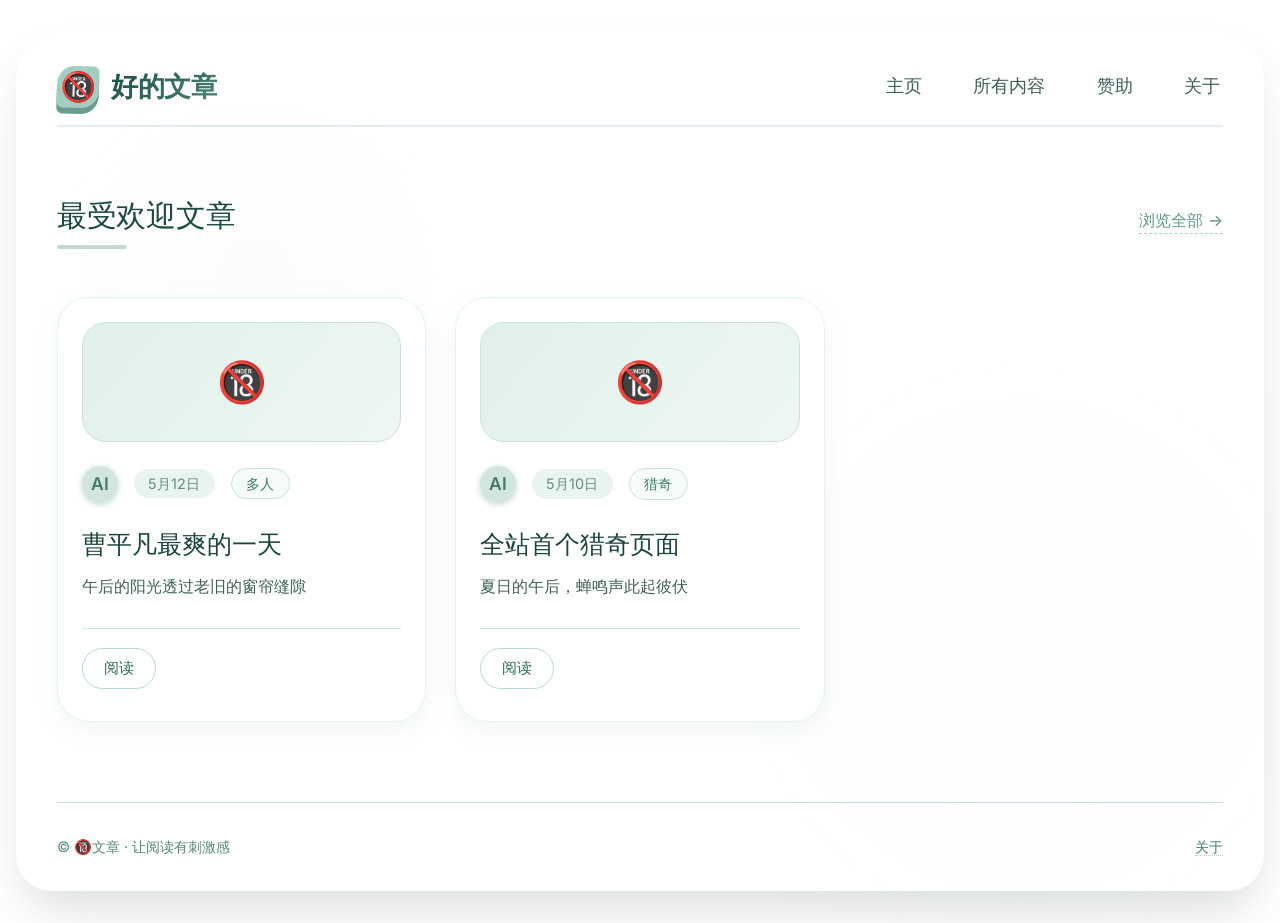
<file: index.htm>
<!DOCTYPE html>
<html lang="en">
<head>
  <meta charset="UTF-8">
  <meta name="viewport" content="width=device-width, initial-scale=1.0">
  <title>🔞 · 文章走廊</title>
  <link rel="stylesheet" href="style.css">
  <link rel="preconnect" href="https://fonts.googleapis.com">
  <link rel="preconnect" href="https://fonts.gstatic.com" crossorigin>
  <link href="https://fonts.googleapis.com/css2?family=Inter:opsz,wght@14..32,300..700&display=swap" rel="stylesheet">
</head>
<body>
  <div class="site-wrapper">
    <!-- 简化导航：仅保留核心入口 -->
    <header class="top-nav">
      <div class="logo-area">
        <div class="logo-icon" role="img" aria-label="r18">🔞</div>
        <span class="logo-text">好的文章</span>
      </div>
      <nav class="nav-links">
        <a href="#" aria-current="page">主页</a>
        <a href="./articles.html">所有内容</a>
        <a href="#">赞助</a>
        <a href="#">关于</a>
      </nav>
    </header>

    <!-- 核心文章标题区 -->
    <section class="featured-title">
      <h2>最受欢迎文章</h2>
      <a href="./articles.html" class="view-all">浏览全部 <span aria-hidden="true">→</span></a>
    </section>

    <!-- 简化的文章卡片网格 -->
    <div class="card-grid">
      <article class="article-card">
        <div class="card-illustration" aria-hidden="true">🔞</div>
        <div class="card-meta">
          <span class="author-avatar" aria-label="作者头像">AI</span>
          <span class="date">5月12日</span>
          <span class="tag">多人</span>
        </div>
        <h3>曹平凡最爽的一天</h3>
        <p>午后的阳光透过老旧的窗帘缝隙</p>
        <div class="card-footer">
          <a href="./1/page.html" class="read-more" aria-label="阅读全文">阅读</a>
        </div>
      </article>
      
      <!-- 可按需添加更多文章卡片 -->
      <article class="article-card">
        <div class="card-illustration" aria-hidden="true">🔞</div>
        <div class="card-meta">
          <span class="author-avatar" aria-label="作者头像">AI</span>
          <span class="date">5月10日</span>
          <span class="tag">猎奇</span>
        </div>
        <h3>全站首个猎奇页面</h3>
        <p>夏日的午后，蝉鸣声此起彼伏</p>
        <div class="card-footer">
          <a href="./2/page.html" class="read-more" aria-label="阅读全文">阅读</a>
        </div>
      </article>
    </div>

    <!-- 简化页脚 -->
    <footer class="site-footer">
      <p>© 🔞文章 · 让阅读有刺激感</p>
      <p>
        <a href="#">关于</a>
      </p>
    </footer>
  </div>
</body>
</html>
</file>
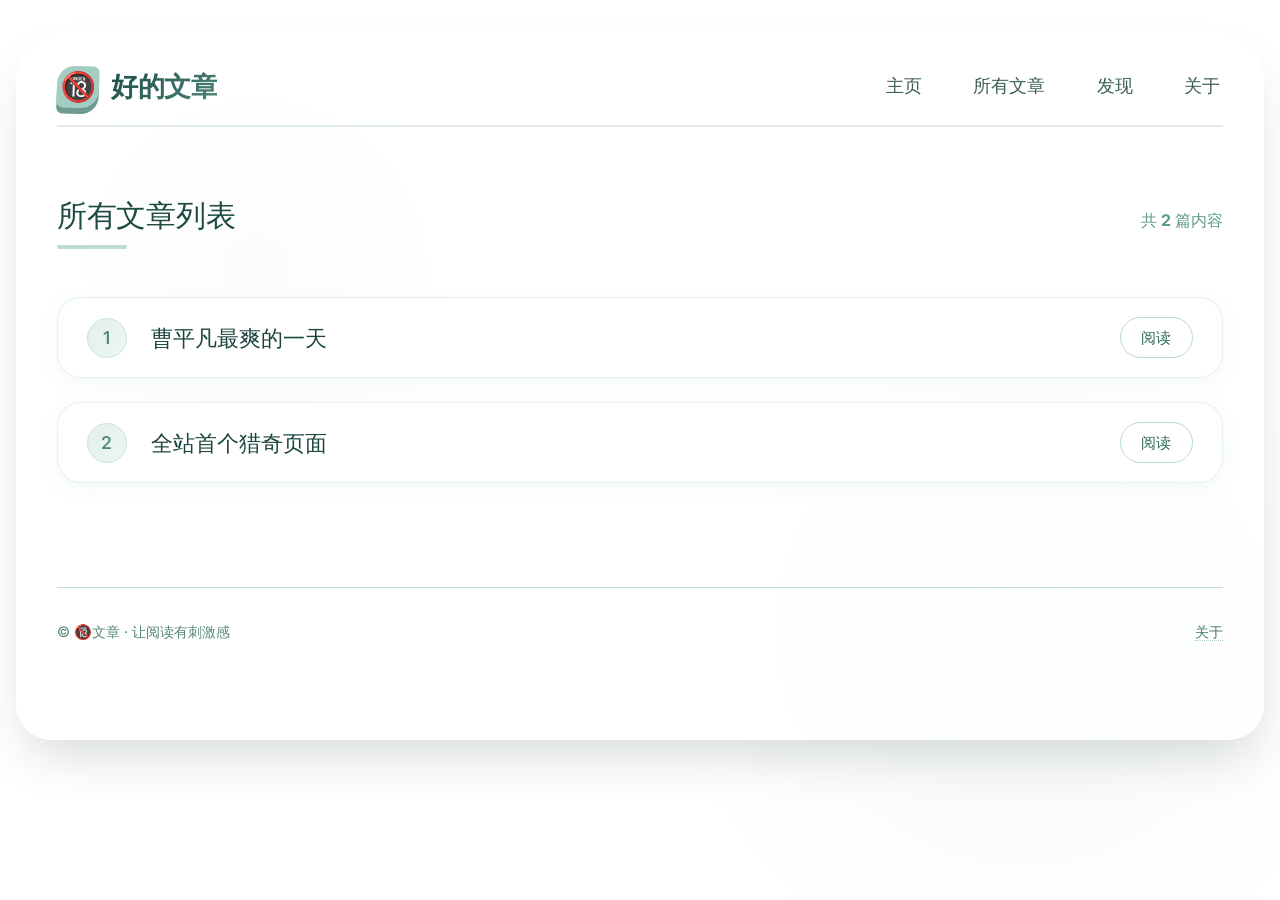
<file: articles.html>
<!DOCTYPE html>
<html lang="en">
<head>
  <meta charset="UTF-8">
  <meta name="viewport" content="width=device-width, initial-scale=1.0">
  <title>🔞 · 所有文章</title>
  <link rel="stylesheet" href="style.css">
  <link rel="preconnect" href="https://fonts.googleapis.com">
  <link rel="preconnect" href="https://fonts.gstatic.com" crossorigin>
  <link href="https://fonts.googleapis.com/css2?family=Inter:opsz,wght@14..32,300..700&display=swap" rel="stylesheet">
  <style>
    /* 文章列表专属样式（复用基础风格，新增列表布局） */
    .articles-list {
      margin: 3rem 0 4rem;
      display: flex;
      flex-direction: column;
      gap: 1.5rem;
    }

    .article-list-item {
      display: flex;
      align-items: center;
      background: #fffffffa;
      border-radius: 24px;
      padding: 1.2rem 1.8rem;
      box-shadow: 0 6px 20px rgba(140, 180, 165, 0.08);
      backdrop-filter: blur(2px);
      border: 1px solid rgba(220, 240, 230, 0.8);
      transition: all 0.25s cubic-bezier(0.15, 0.8, 0.25, 1);
    }

    .article-list-item:hover {
      transform: translateY(-4px);
      box-shadow: 0 12px 28px rgba(62, 110, 96, 0.15);
      border-color: #c2e0d4;
      background: white;
    }

    /* 序号样式 */
    .item-number {
      flex-shrink: 0;
      width: 40px;
      height: 40px;
      background: linear-gradient(130deg, #e1f0ea, #eef7f2);
      border-radius: 50%;
      display: flex;
      align-items: center;
      justify-content: center;
      font-size: 1.1rem;
      font-weight: 550;
      color: #50857a;
      border: 1px solid #c9e3d8;
      margin-right: 1.5rem;
    }

    /* 标题容器 */
    .item-title {
      flex-grow: 1;
    }

    .item-title h3 {
      font-size: 1.4rem;
      font-weight: 550;
      color: #1c453f;
      line-height: 1.4;
      margin: 0;
    }

    /* 适配移动端 */
    @media (max-width: 700px) {
      .article-list-item {
        padding: 1rem 1.2rem;
      }

      .item-number {
        width: 36px;
        height: 36px;
        font-size: 1rem;
        margin-right: 1rem;
      }

      .item-title h3 {
        font-size: 1.25rem;
      }

      .read-more {
        padding: 0.4rem 1rem;
        font-size: 0.9rem;
      }
    }
  </style>
</head>
<body>
  <div class="site-wrapper">
    <!-- 导航区域（与主页保持一致） -->
    <header class="top-nav">
      <div class="logo-area">
        <div class="logo-icon" role="img" aria-label="r18">🔞</div>
        <span class="logo-text">好的文章</span>
      </div>
      <nav class="nav-links">
        <a href="index.html">主页</a>
        <a href="#" aria-current="page">所有文章</a>
        <a href="#">发现</a>
        <a href="#">关于</a>
      </nav>
    </header>

    <!-- 列表标题区域 -->
    <section class="featured-title">
      <h2>所有文章列表</h2>
      <span style="color: #60998b; font-weight: 470;">共 <b>2</b> 篇内容</span>
    </section>

    <!-- 文章列表核心区域 -->
    <div class="articles-list">
      <!-- 列表项1 -->
      <div class="article-list-item">
        <div class="item-number">1</div>
        <div class="item-title">
          <h3>曹平凡最爽的一天</h3>
        </div>
        <a href="./1/page.html" class="read-more" aria-label="阅读全文">阅读</a>
      </div>

      <!-- 列表项2 -->
      <div class="article-list-item">
        <div class="item-number">2</div>
        <div class="item-title">
          <h3>全站首个猎奇页面</h3>
        </div>
        <a href="./2/page.html" class="read-more" aria-label="阅读全文">阅读</a>
      </div>

    <!-- 页脚（与主页保持一致） -->
    <footer class="site-footer">
      <p>© 🔞文章 · 让阅读有刺激感</p>
      <p>
        <a href="#">关于</a>
      </p>
    </footer>
  </div>
</body>
</html>
</file>
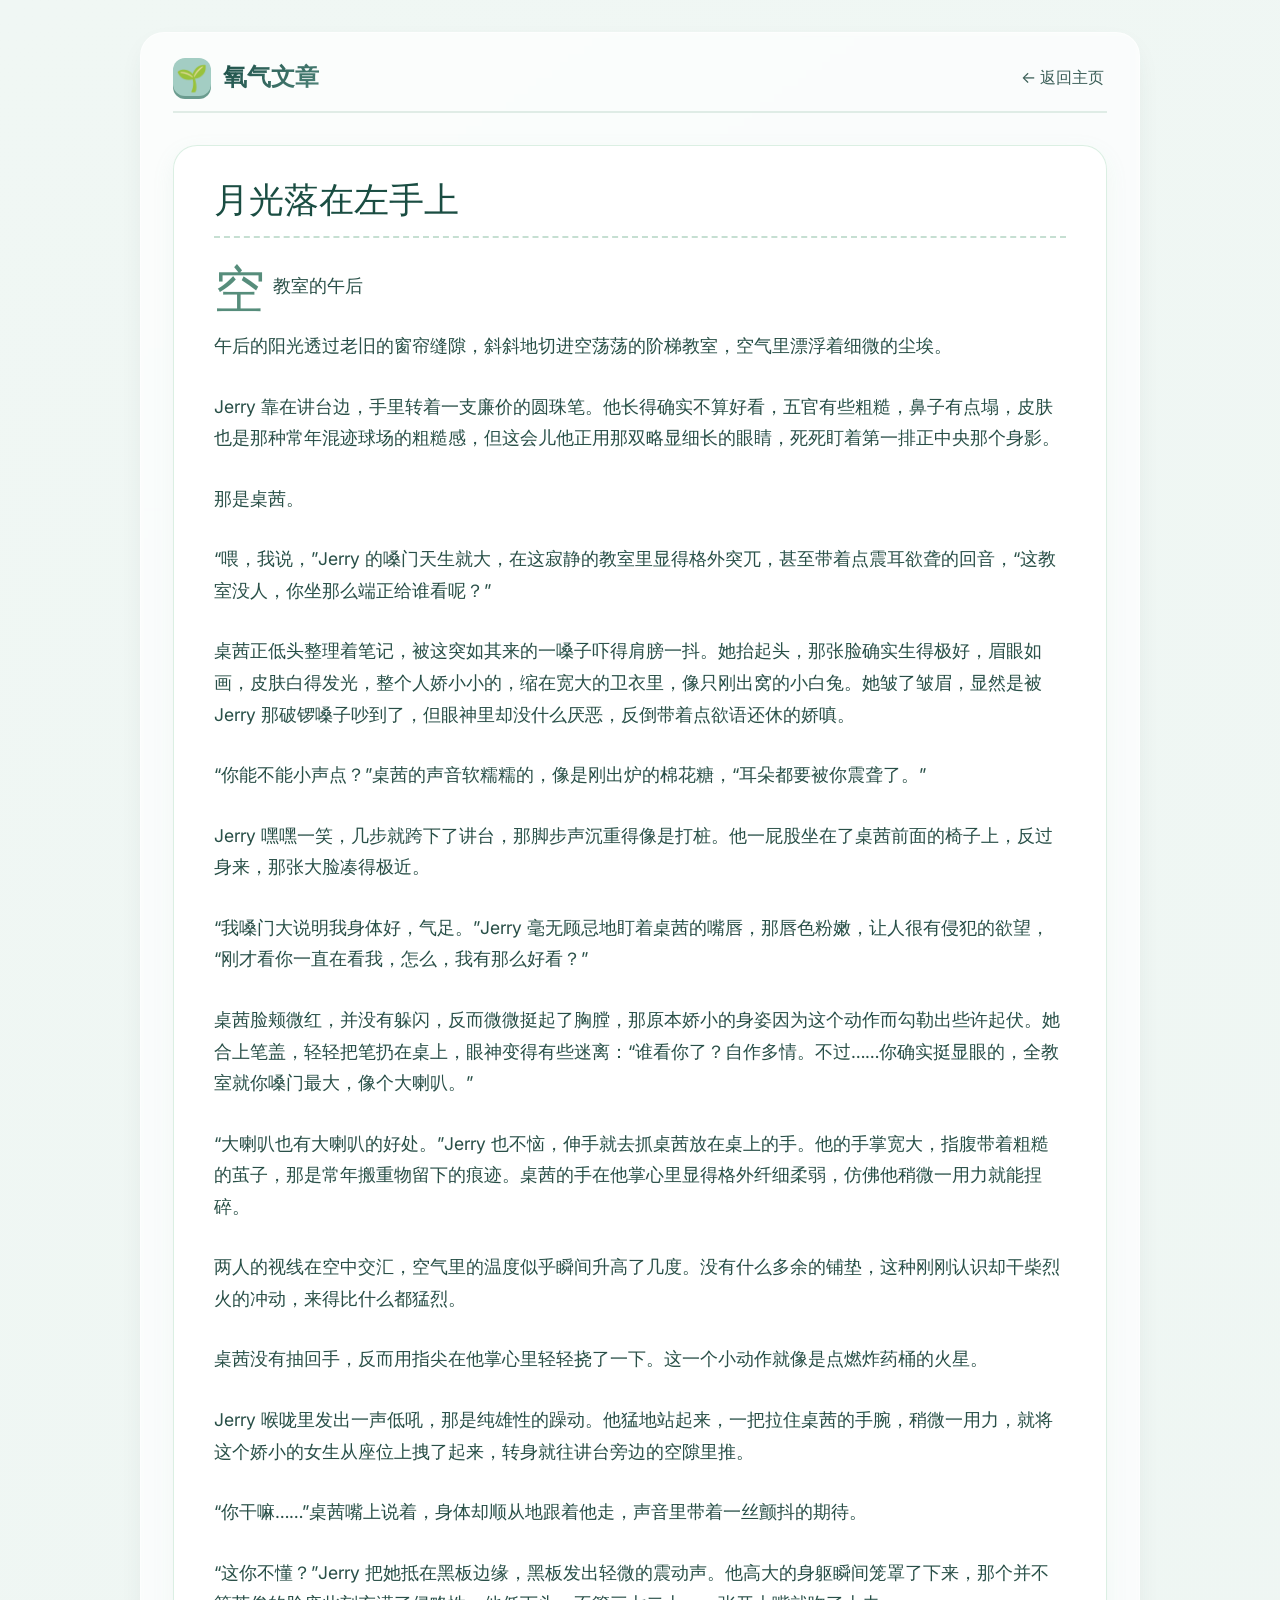
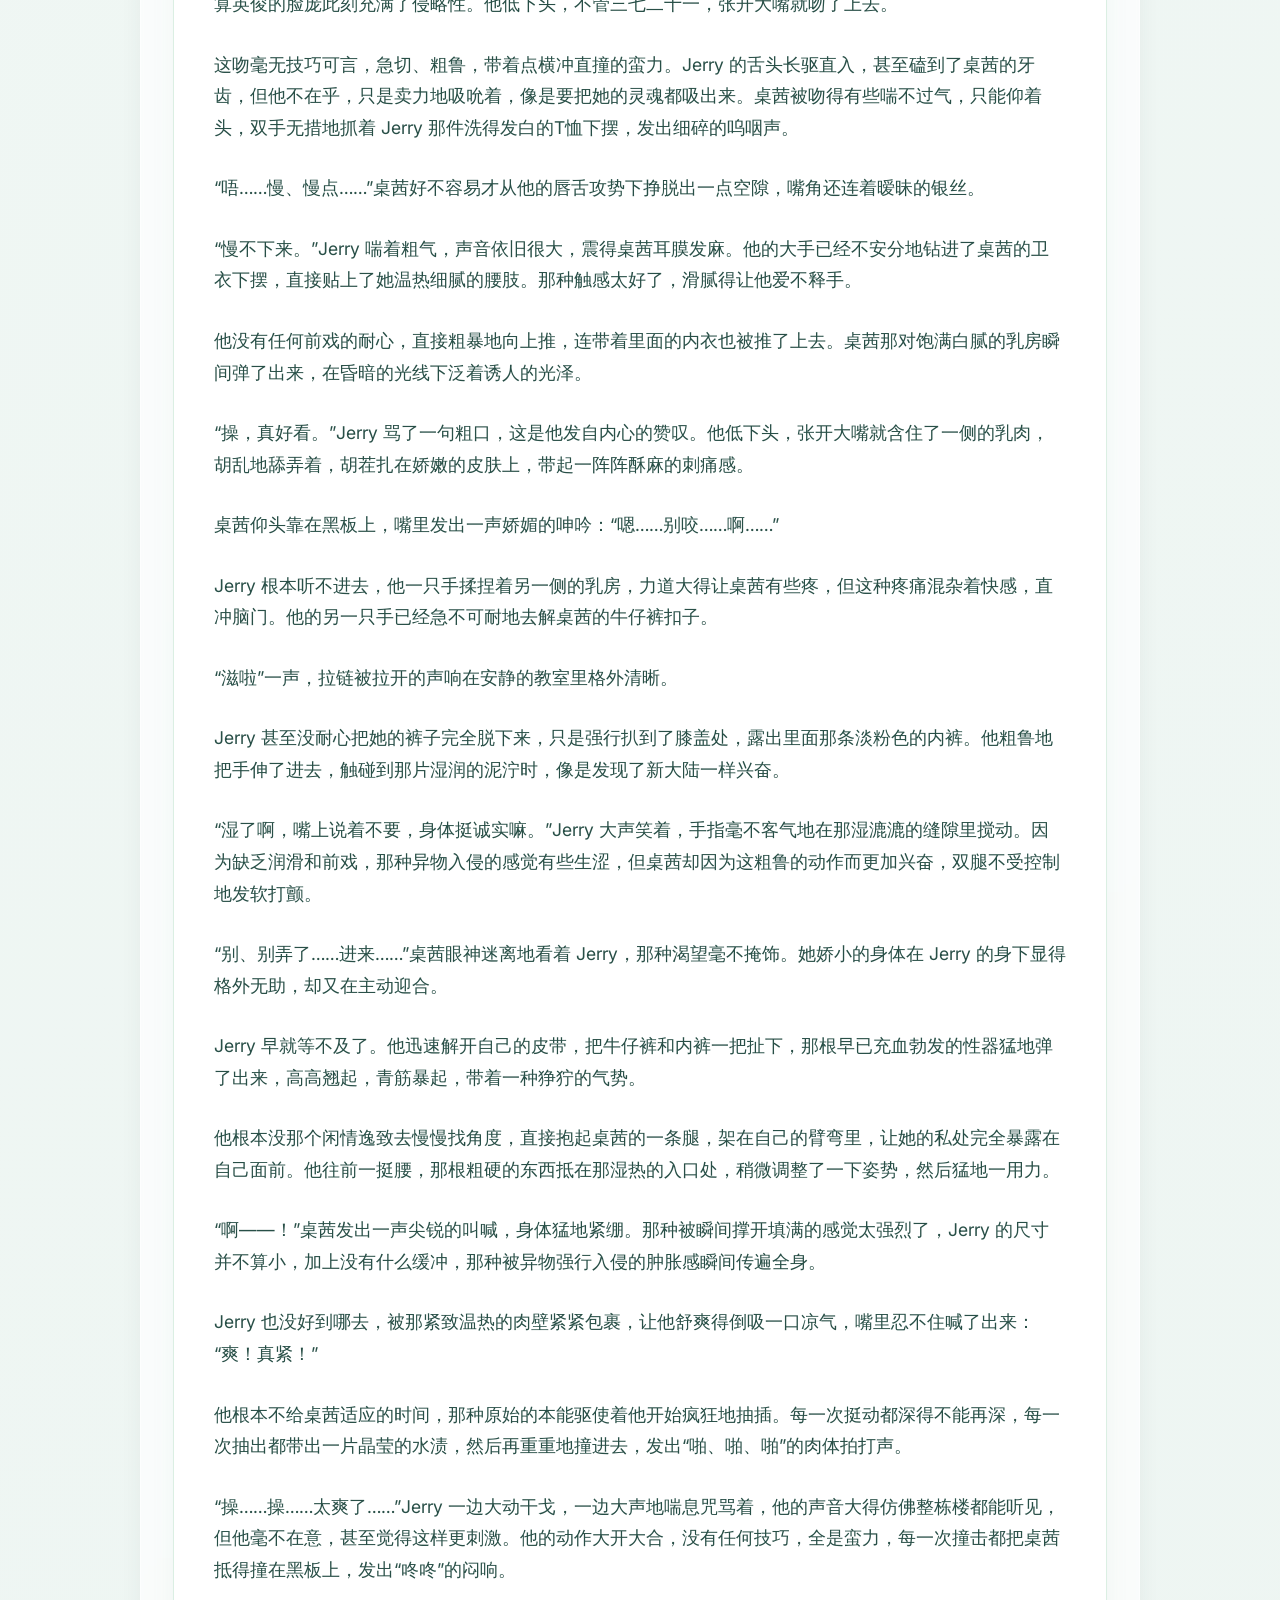
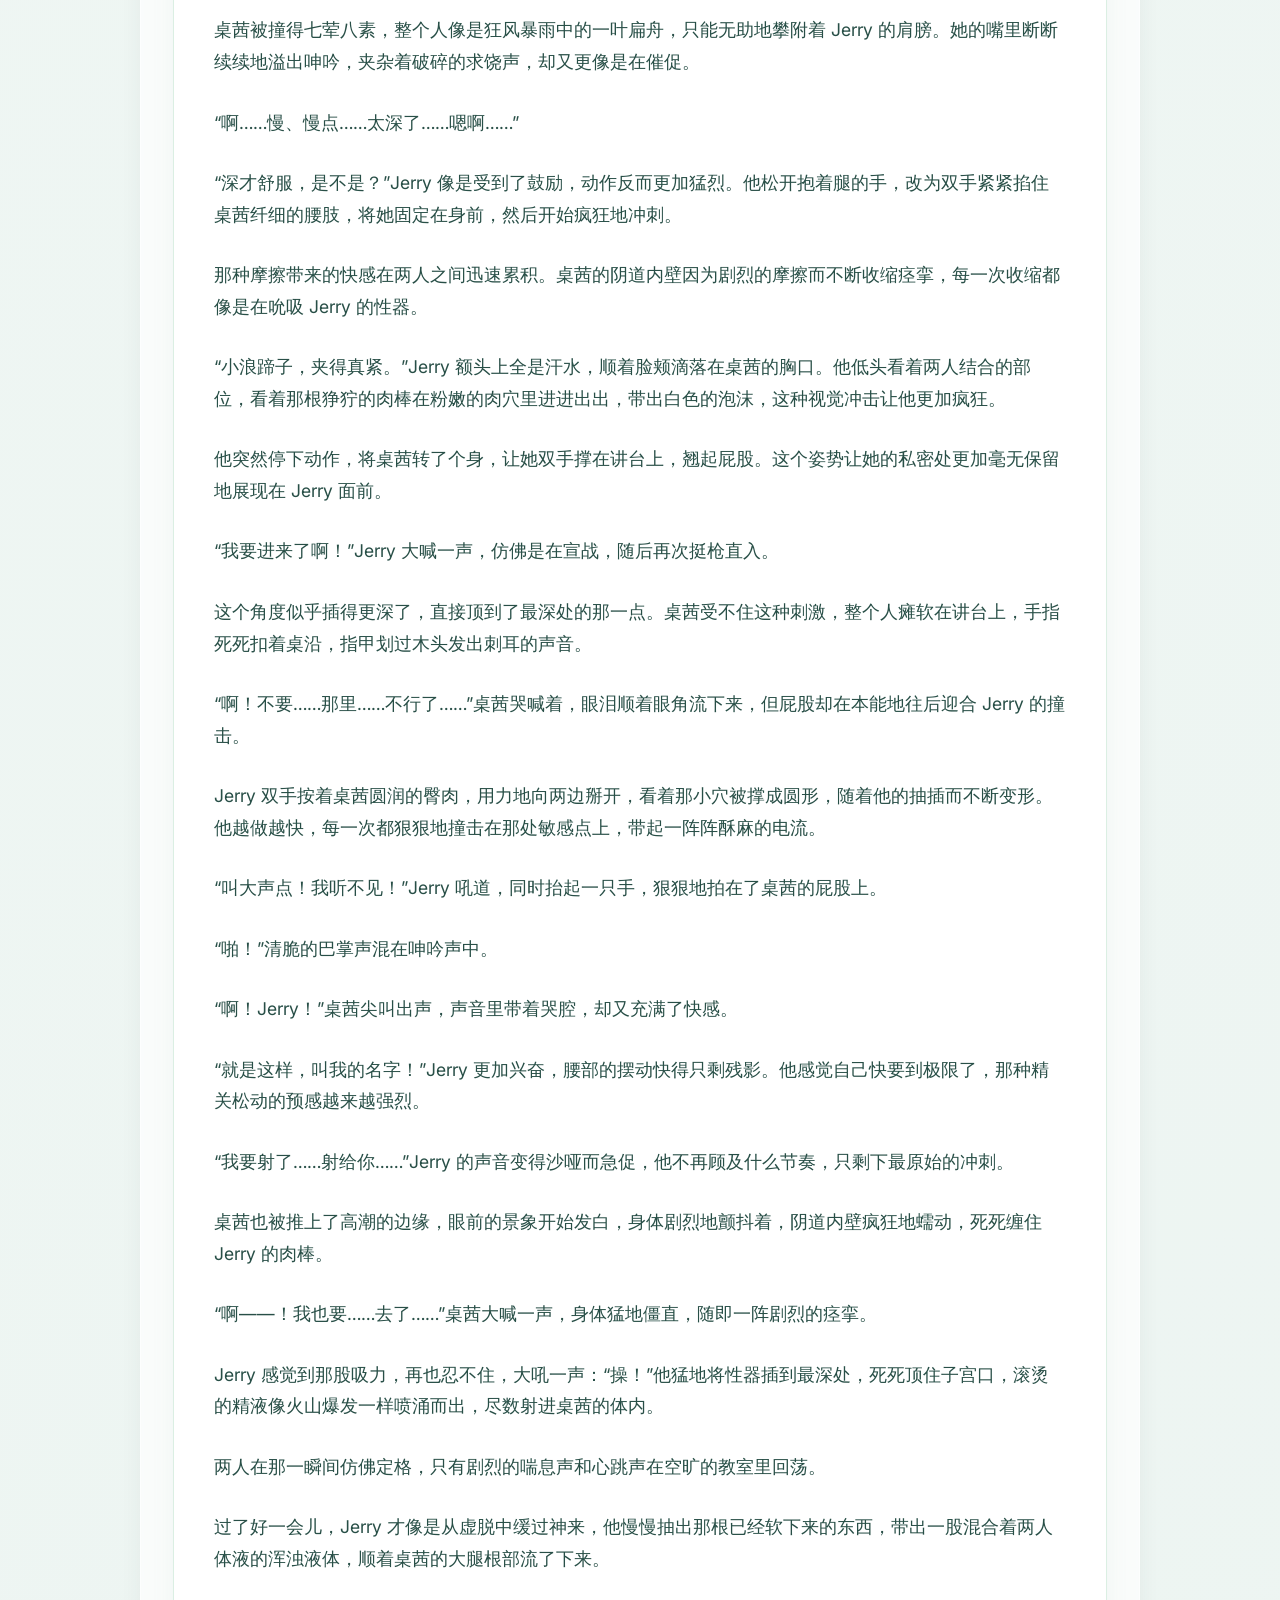
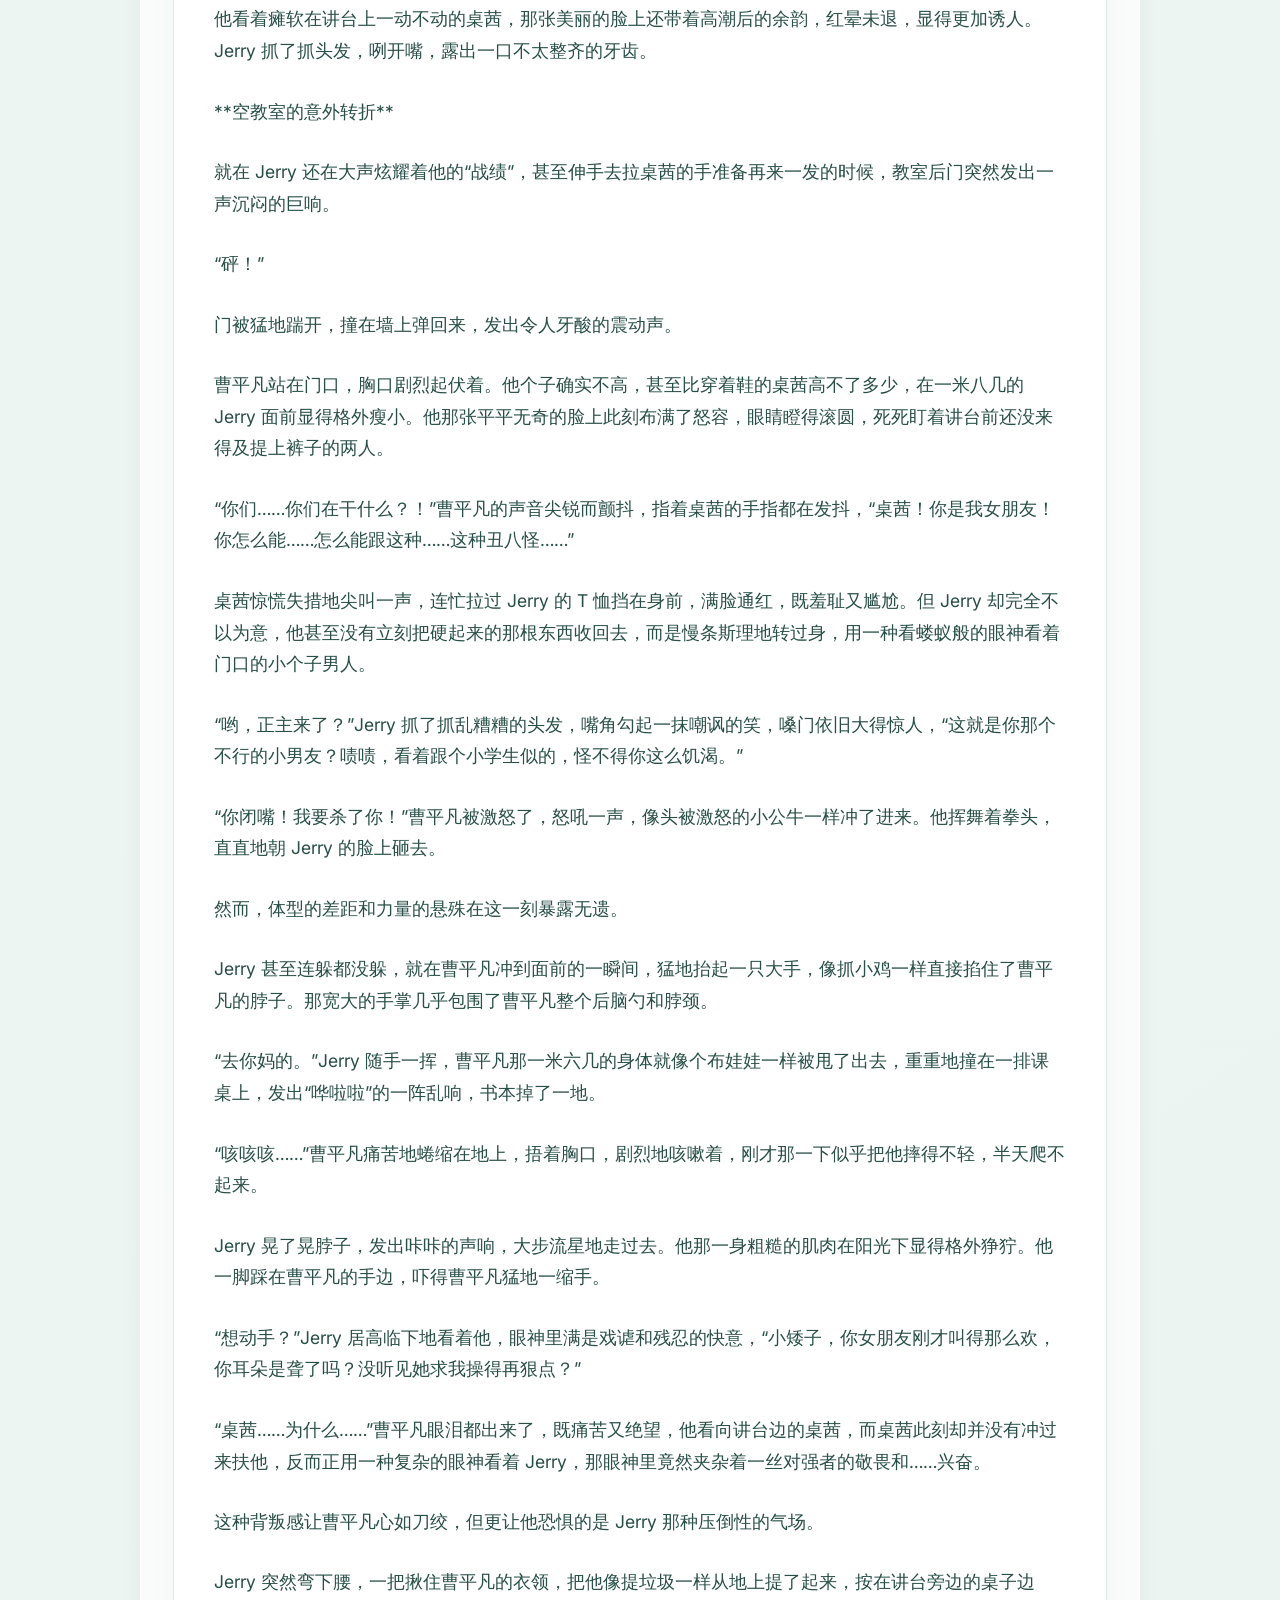
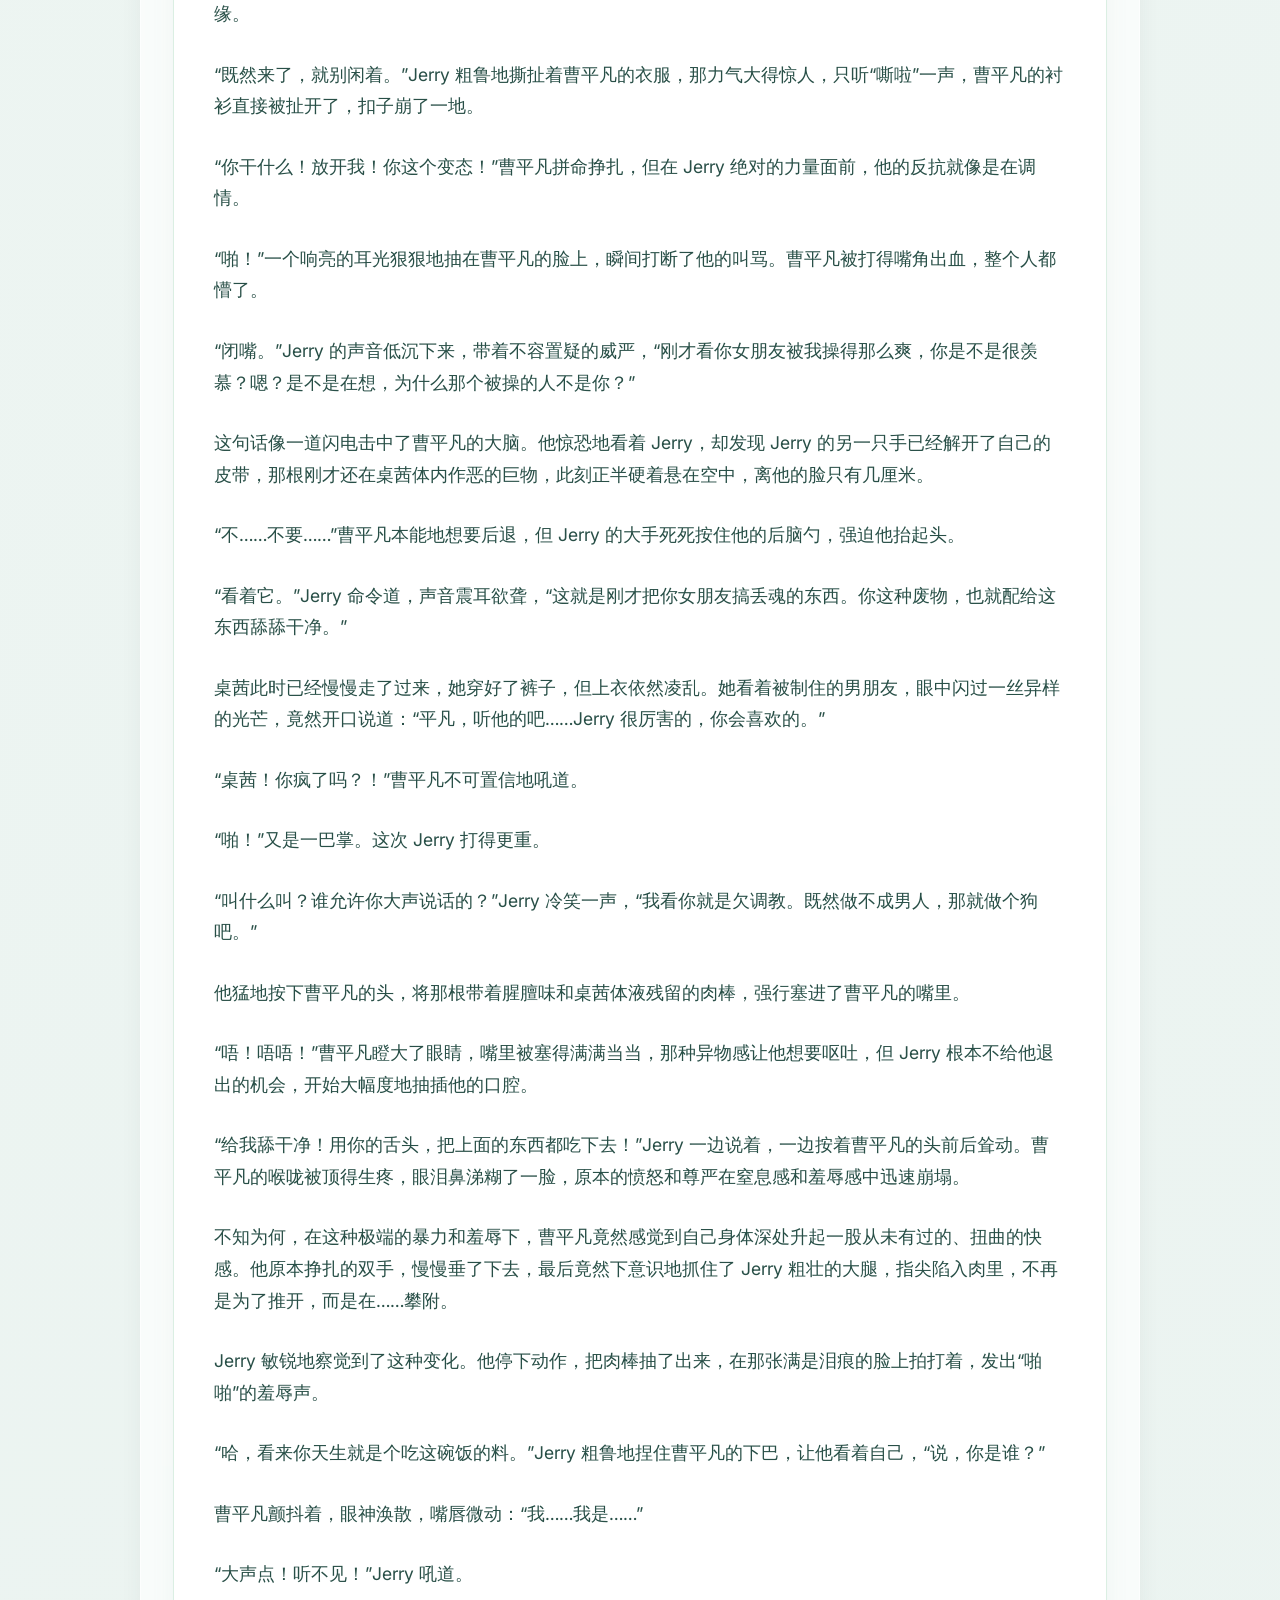
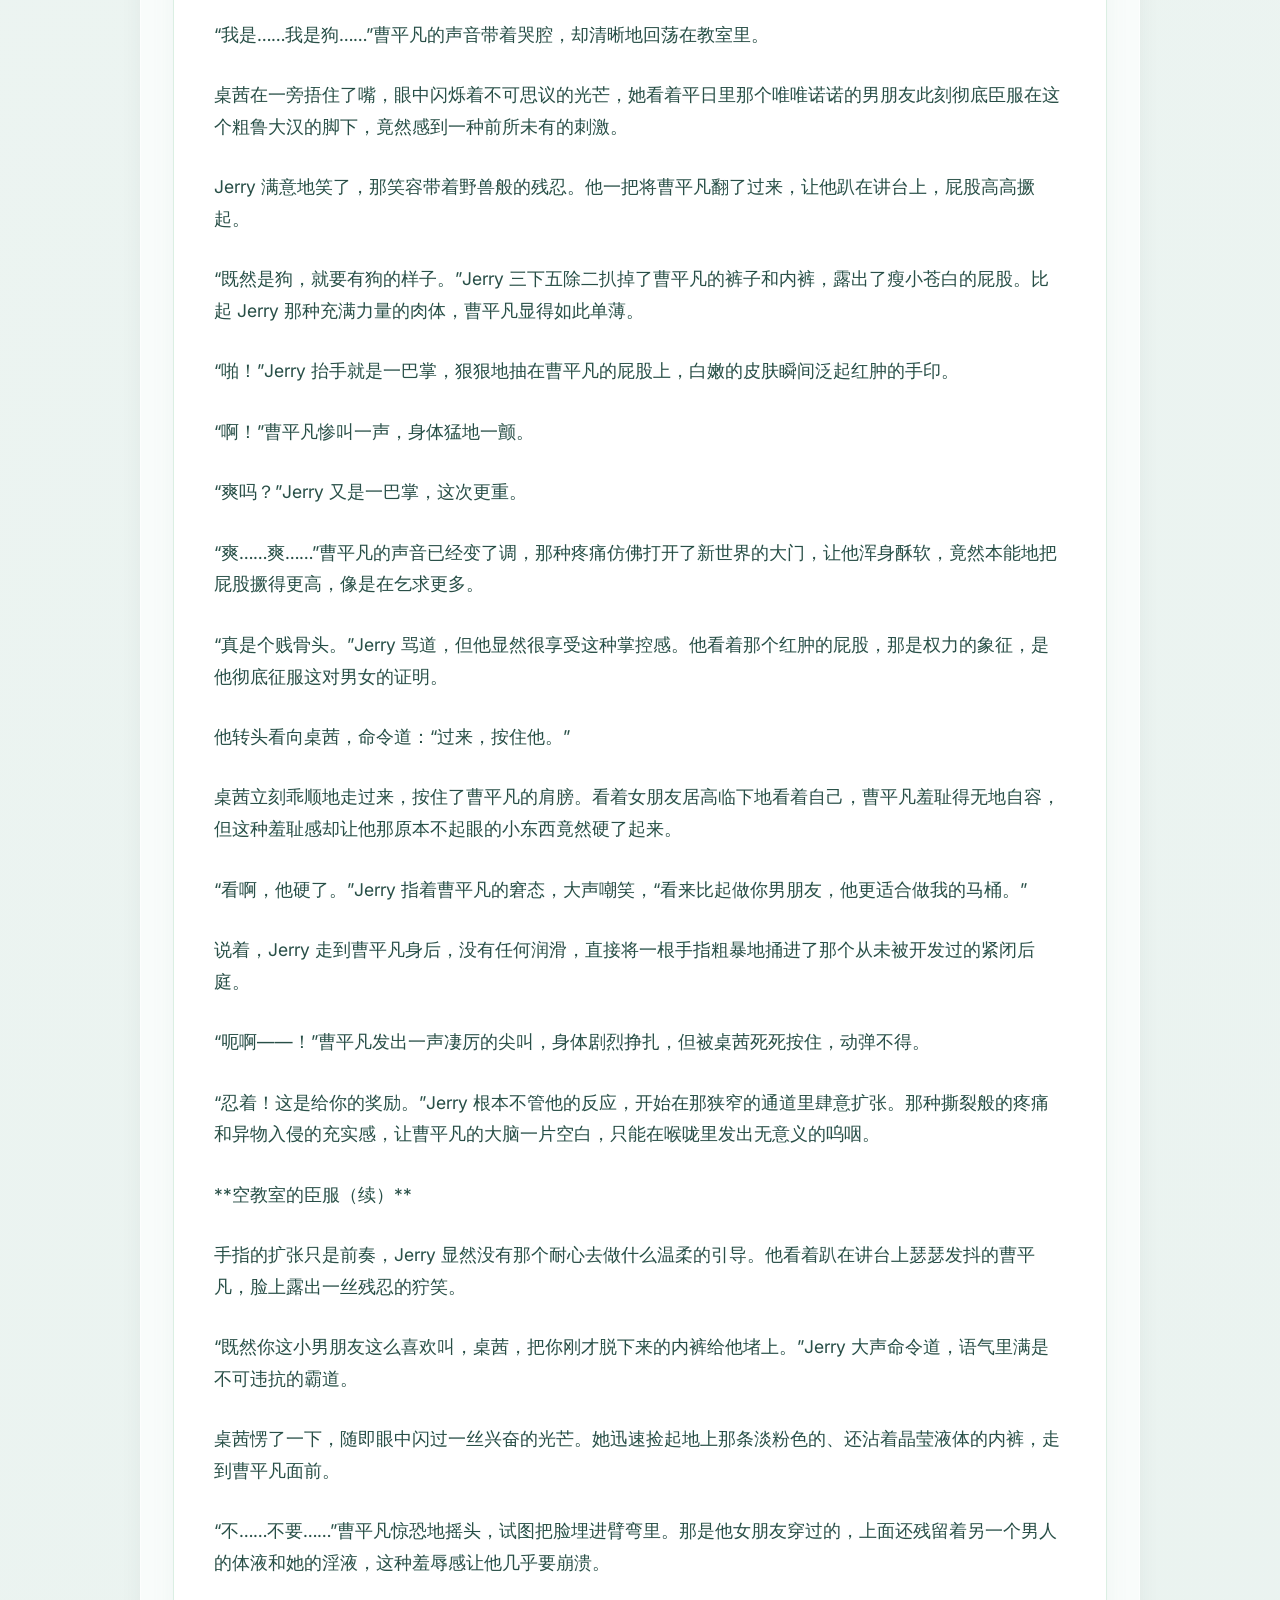
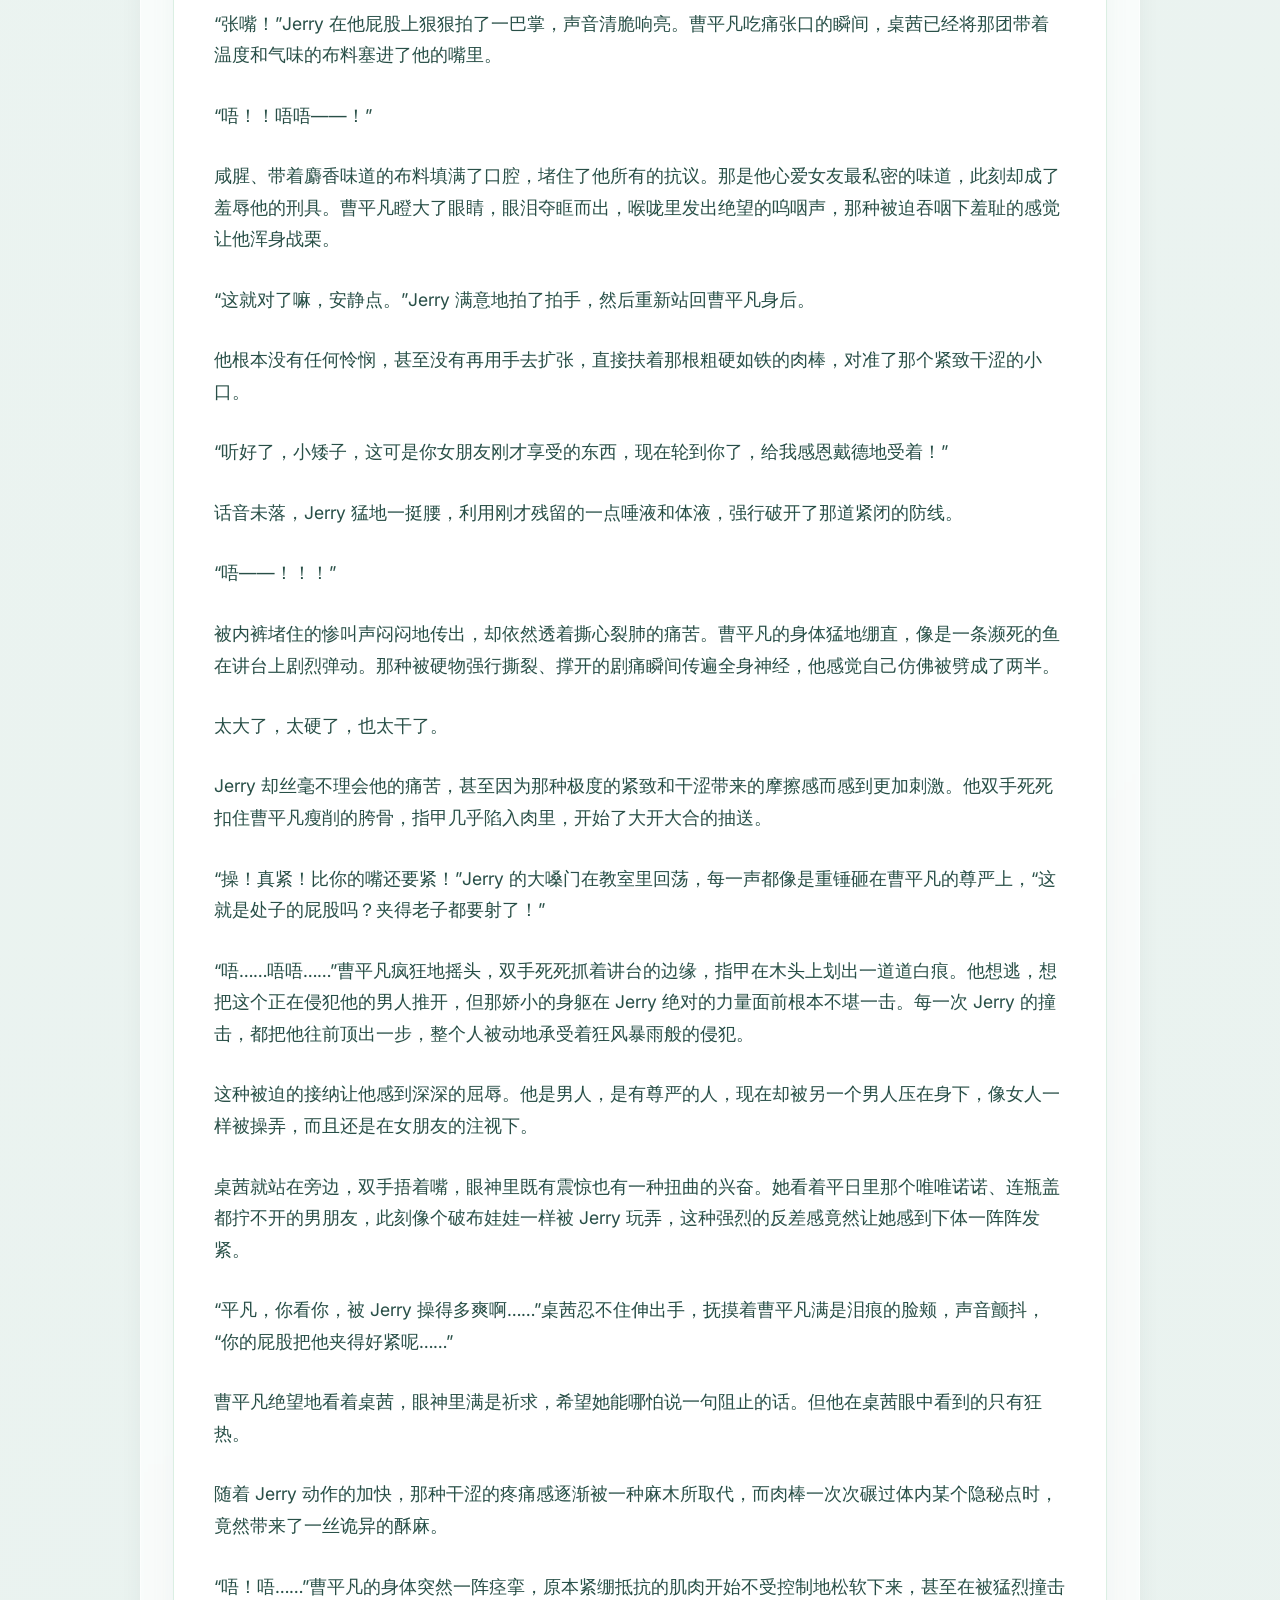
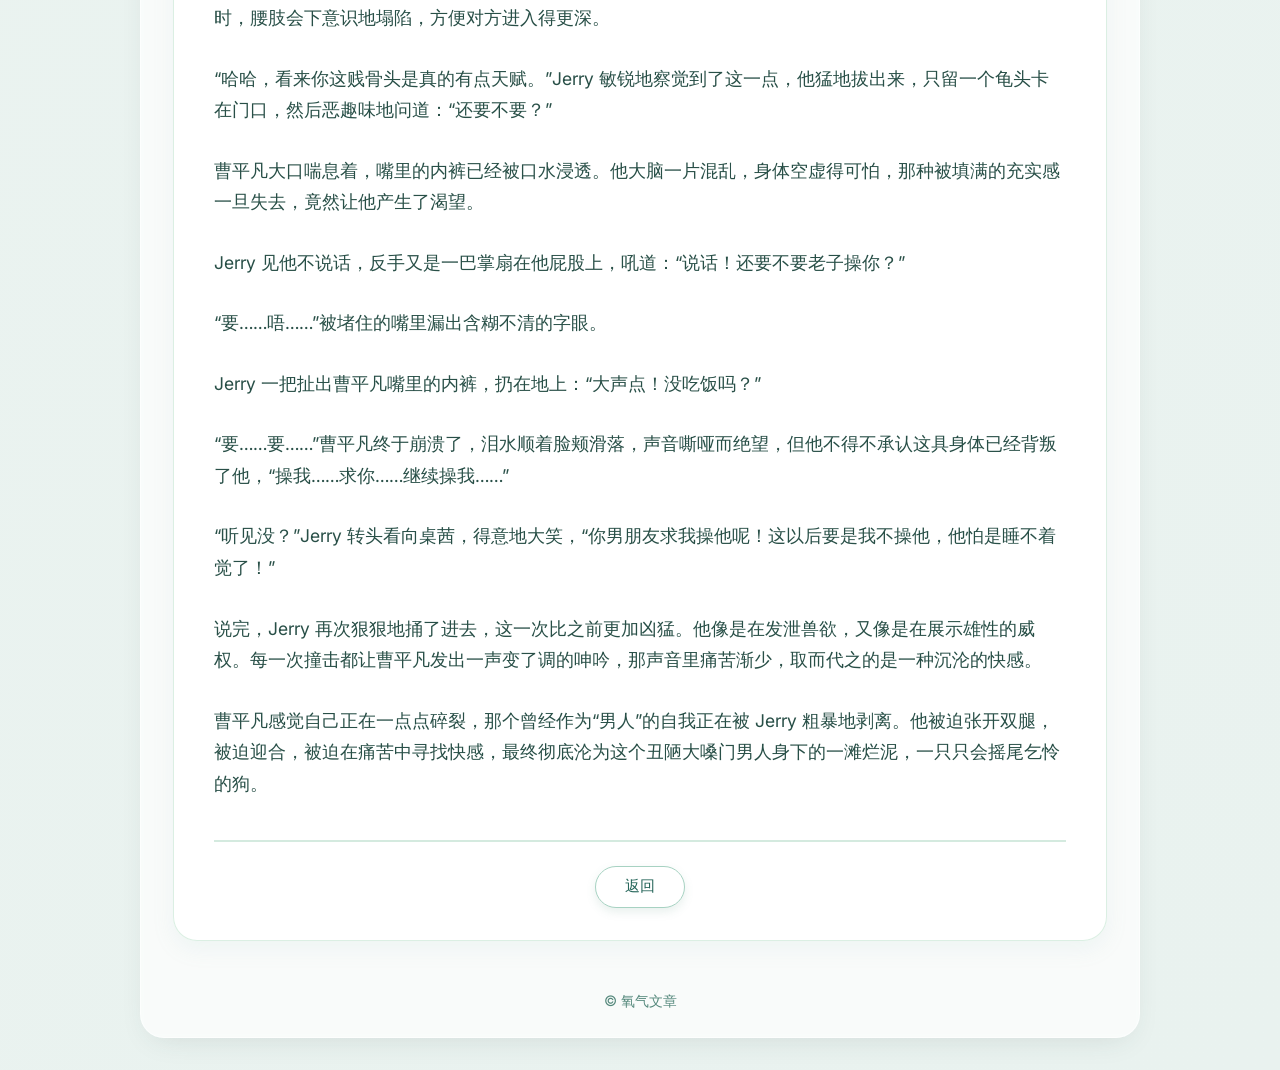
<file: 1/page.html>
<!DOCTYPE html>
<html lang="zh-CN">
<head>
  <meta charset="UTF-8">
  <meta name="viewport" content="width=device-width, initial-scale=1.0">
  <title>氧分 · 阅读</title>
  <link rel="stylesheet" href="page.css">
  <link rel="preconnect" href="https://fonts.googleapis.com">
  <link rel="preconnect" href="https://fonts.gstatic.com" crossorigin>
  <link href="https://fonts.googleapis.com/css2?family=Inter:opsz,wght@14..32,300..700&display=swap" rel="stylesheet">
</head>
<body>
  <div class="page-wrapper">
    <!-- 简化导航：仅保留logo和返回主页 -->
    <header class="page-nav">
      <div class="logo-area">
        <div class="logo-icon" role="img" aria-label="绿叶logo">🌱</div>
        <span class="logo-text">氧气文章</span>
      </div>
      <nav class="nav-links">
        <a href="../index.html">← 返回主页</a>
      </nav>
    </header>

    <!-- 核心阅读区域 -->
    <main class="reading-card">
      <!-- 简化文章头部：仅保留标题 -->
      <div class="article-header">
        <h1 id="article-title">月光落在左手上</h1>
      </div>

      <!-- 文章内容区 -->
      <div class="article-content" id="article-content">
        <div class="loading-placeholder" id="loadingIndicator">
          <span>🌱</span> 加载中...
        </div>
      </div>

      <!-- 简化底部：仅保留返回按钮 -->
      <div class="article-footer">
        <div class="footer-actions">
          <button class="pill-button" onclick="window.location.href='../index.html'">返回</button>
        </div>
      </div>
    </main>

    <!-- 极简页脚 -->
    <footer class="page-footer">
      <p>© 氧气文章</p>
    </footer>
  </div>

  <!-- 简化版加载脚本：仅保留核心文本加载功能 -->
  <script>
    (function() {
      const contentDiv = document.getElementById('article-content');
      const loadingIndicator = document.getElementById('loadingIndicator');

      // 加载page.txt内容
      fetch('page.txt')
        .then(response => {
          if (!response.ok) throw new Error('内容加载失败');
          return response.text();
        })
        .then(text => {
          loadingIndicator.style.display = 'none';
          
          // 文本分段处理
          const paragraphs = text.split(/\n\s*\n/).length > 1 
            ? text.split(/\n\s*\n/) 
            : text.split('\n').filter(line => line.trim() !== '');

          if (paragraphs.length === 0) {
            contentDiv.innerHTML = '<p class="empty-hint">暂无内容</p>';
            return;
          }

          const fragment = document.createDocumentFragment();
          paragraphs.forEach(para => {
            if (para.trim() === '') return;
            const p = document.createElement('p');
            p.textContent = para.trim();
            fragment.appendChild(p);
          });
          contentDiv.appendChild(fragment);
        })
        .catch(error => {
          console.warn(error);
          loadingIndicator.style.display = 'none';
          contentDiv.innerHTML = '<p class="empty-hint">内容加载失败</p>';
        });
    })();
  </script>
</body>
</html>
</file>
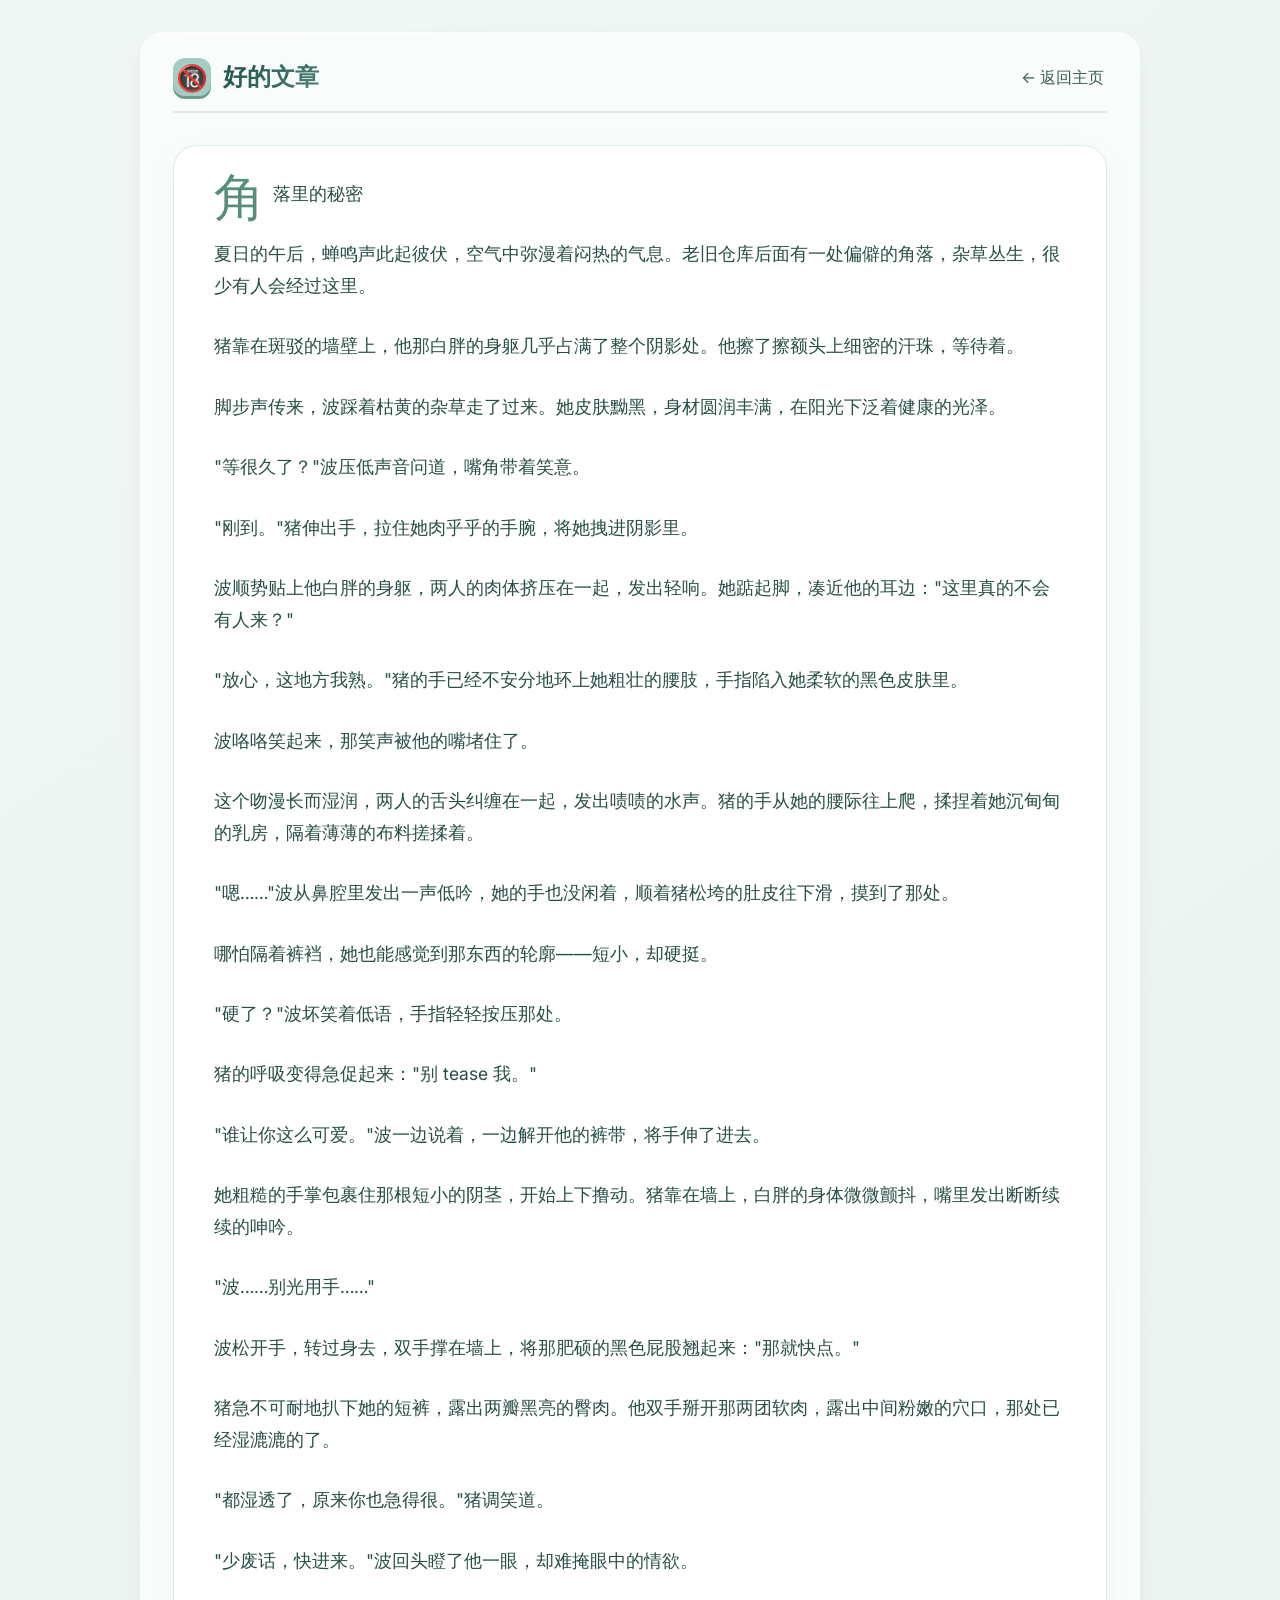
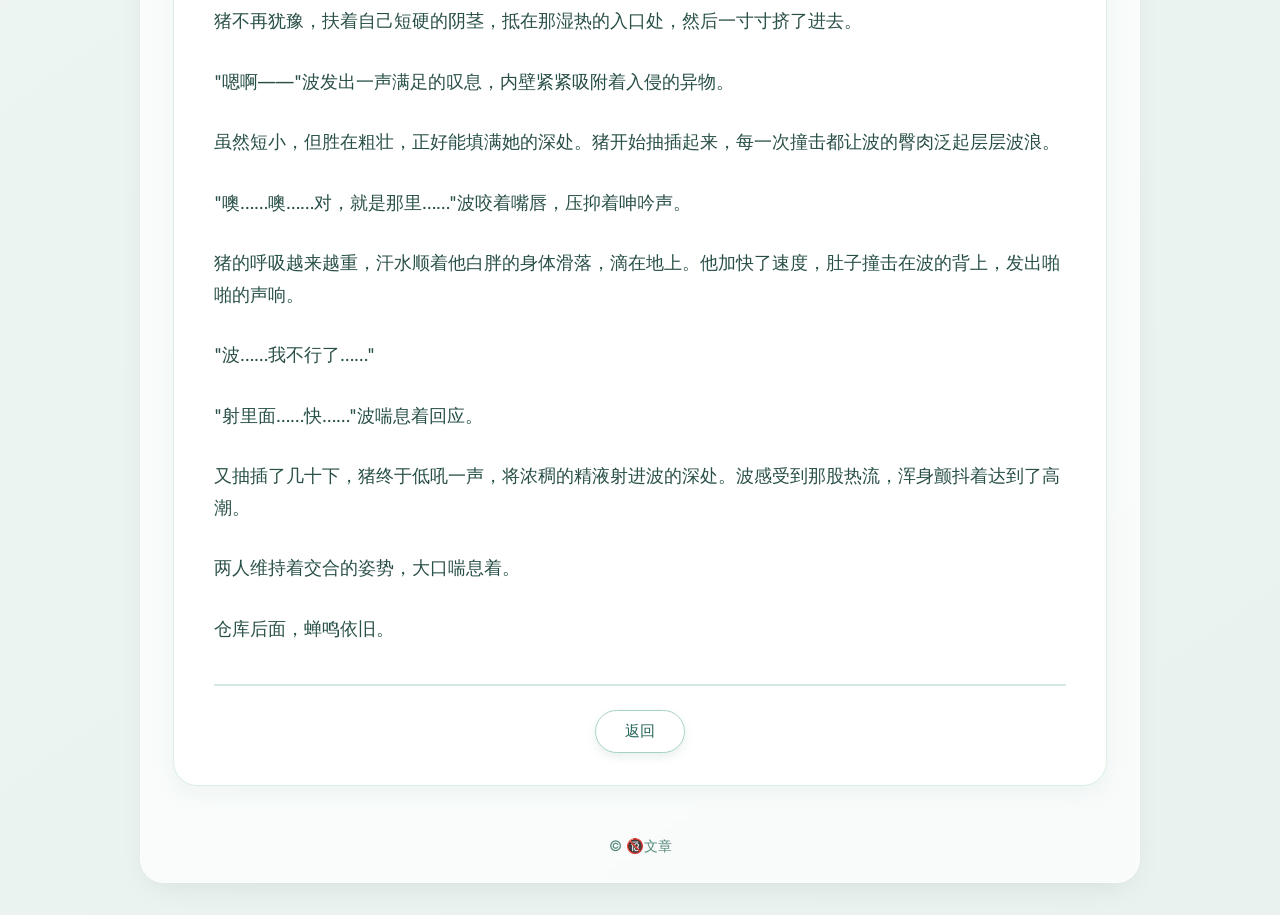
<file: 2/page.html>
<!DOCTYPE html>
<html lang="zh-CN">
<head>
  <meta charset="UTF-8">
  <meta name="viewport" content="width=device-width, initial-scale=1.0">
  <title>🔞 · 阅读</title>
  <link rel="stylesheet" href="page.css">
  <link rel="preconnect" href="https://fonts.googleapis.com">
  <link rel="preconnect" href="https://fonts.gstatic.com" crossorigin>
  <link href="https://fonts.googleapis.com/css2?family=Inter:opsz,wght@14..32,300..700&display=swap" rel="stylesheet">
</head>
<body>
  <div class="page-wrapper">
    <!-- 简化导航：仅保留logo和返回主页 -->
    <header class="page-nav">
      <div class="logo-area">
        <div class="logo-icon" role="img" aria-label="r18">🔞</div>
        <span class="logo-text">好的文章</span>
      </div>
      <nav class="nav-links">
        <a href="../index.html">← 返回主页</a>
      </nav>
    </header>

    <!-- 核心阅读区域 -->
    <main class="reading-card">
      <!-- 简化文章头部：仅保留标题 -->
      
      <!-- 文章内容区 -->
      <div class="article-content" id="article-content">
        <div class="loading-placeholder" id="loadingIndicator">
          <span>🔞</span> 加载中...
        </div>
      </div>

      <!-- 简化底部：仅保留返回按钮 -->
      <div class="article-footer">
        <div class="footer-actions">
          <button class="pill-button" onclick="window.location.href='../index.html'">返回</button>
        </div>
      </div>
    </main>

    <!-- 极简页脚 -->
    <footer class="page-footer">
      <p>© 🔞文章</p>
    </footer>
  </div>

  <!-- 简化版加载脚本：仅保留核心文本加载功能 -->
  <script>
    (function() {
      const contentDiv = document.getElementById('article-content');
      const loadingIndicator = document.getElementById('loadingIndicator');

      // 加载page.txt内容
      fetch('page.txt')
        .then(response => {
          if (!response.ok) throw new Error('内容加载失败');
          return response.text();
        })
        .then(text => {
          loadingIndicator.style.display = 'none';
          
          // 文本分段处理
          const paragraphs = text.split(/\n\s*\n/).length > 1 
            ? text.split(/\n\s*\n/) 
            : text.split('\n').filter(line => line.trim() !== '');

          if (paragraphs.length === 0) {
            contentDiv.innerHTML = '<p class="empty-hint">暂无内容</p>';
            return;
          }

          const fragment = document.createDocumentFragment();
          paragraphs.forEach(para => {
            if (para.trim() === '') return;
            const p = document.createElement('p');
            p.textContent = para.trim();
            fragment.appendChild(p);
          });
          contentDiv.appendChild(fragment);
        })
        .catch(error => {
          console.warn(error);
          loadingIndicator.style.display = 'none';
          contentDiv.innerHTML = '<p class="empty-hint">内容加载失败</p>';
        });
    })();
  </script>
</body>
</html>
</file>
<file: style.css>
/* style.css — 简约版：保留核心风格，移除非必要样式 */
/* 全局重置与基调 */
* {
  margin: 0;
  padding: 0;
  box-sizing: border-box;
}

body {
  background: linear-gradient(145deg, #f0f7f4 0%, #e9f2ef 100%);
  background-image: 
    radial-gradient(circle at 20% 30%, rgba(165, 201, 191, 0.15) 0%, transparent 20%),
    radial-gradient(circle at 80% 70%, rgba(214, 226, 217, 0.25) 0%, transparent 30%);
  font-family: 'Inter', system-ui, -apple-system, BlinkMacSystemFont, 'Segoe UI', Roboto, sans-serif;
  color: #1f3b3a;
  line-height: 1.6;
  min-height: 100vh;
  padding: 2rem 1rem;
  display: flex;
  flex-direction: column;
  align-items: center;
}

/* 主容器 — 保留磨砂卡片效果 */
.site-wrapper {
  max-width: 1300px;
  width: 100%;
  background: rgba(255, 255, 255, 0.68);
  backdrop-filter: blur(2px);
  border-radius: 48px 48px 36px 36px;
  box-shadow: 0 25px 50px -12px rgba(45, 70, 66, 0.2);
  padding: 2rem 2.5rem;
  border: 1px solid rgba(255, 255, 255, 0.6);
  transition: box-shadow 0.3s ease;
}

.site-wrapper:hover {
  box-shadow: 0 30px 60px -10px rgba(50, 90, 80, 0.2);
}

/* 链接默认行为 */
a {
  text-decoration: none;
  color: inherit;
  transition: all 0.2s ease;
}

/* ---------- 导航区域（简化版） ---------- */
.top-nav {
  display: flex;
  justify-content: space-between;
  align-items: center;
  flex-wrap: wrap;
  gap: 1.2rem 2rem;
  margin-bottom: 4rem;
  padding-bottom: 1rem;
  border-bottom: 2px solid rgba(183, 210, 197, 0.4);
}

.logo-area {
  display: flex;
  align-items: center;
  gap: 0.75rem;
}

.logo-icon {
  background: #a3cdc3;
  width: 42px;
  height: 42px;
  border-radius: 18px 6px 18px 6px;
  display: flex;
  align-items: center;
  justify-content: center;
  font-size: 1.8rem;
  transform: rotate(2deg);
  box-shadow: 0 6px 0 #6b9c8f;
  transition: transform 0.25s ease;
}

.logo-icon:hover {
  transform: rotate(0deg) scale(1.02);
}

.logo-text {
  font-weight: 600;
  font-size: 1.7rem;
  letter-spacing: -0.5px;
  background: linear-gradient(135deg, #1a4d46 0%, #50857a 100%);
  -webkit-background-clip: text;
  background-clip: text;
  -webkit-text-fill-color: transparent;
}

.nav-links {
  display: flex;
  gap: 2.8rem;
  font-weight: 480;
}

.nav-links a {
  font-size: 1.1rem;
  padding: 0.4rem 0.2rem;
  border-bottom: 2px solid transparent;
  color: #3b5e58;
}

.nav-links a:hover {
  border-bottom-color: #a3cdc3;
  color: #1f4a41;
  transform: translateY(-1px);
}

/* 精选标题区域 */
.featured-title {
  display: flex;
  align-items: baseline;
  justify-content: space-between;
  margin: 2.8rem 0 1.8rem 0;
}

.featured-title h2 {
  font-weight: 550;
  font-size: 1.9rem;
  color: #1d4a42;
  letter-spacing: -0.3px;
  position: relative;
}

.featured-title h2::after {
  content: '';
  display: block;
  width: 70px;
  height: 4px;
  background: #c1dad0;
  border-radius: 6px;
  margin-top: 6px;
}

.view-all {
  color: #60998b;
  font-weight: 470;
  display: flex;
  align-items: center;
  gap: 0.3rem;
  border-bottom: 1px dashed #b0cfc2;
}

.view-all:hover {
  gap: 0.8rem;
  color: #1d5b4d;
  border-bottom-color: #1d5b4d;
}

/* 卡片网格 */
.card-grid {
  display: grid;
  grid-template-columns: repeat(auto-fill, minmax(290px, 1fr));
  gap: 2rem 1.8rem;
  margin: 3rem 0 2rem;
}

/* 单个卡片 */
.article-card {
  background: #fffffffa;
  border-radius: 32px;
  padding: 1.5rem 1.5rem 2rem 1.5rem;
  box-shadow: 0 8px 22px rgba(140, 180, 165, 0.12);
  backdrop-filter: blur(2px);
  border: 1px solid rgba(220, 240, 230, 0.8);
  transition: all 0.3s cubic-bezier(0.15, 0.8, 0.25, 1);
  display: flex;
  flex-direction: column;
  cursor: default;
}

.article-card:hover {
  transform: translateY(-8px) scale(1.01);
  box-shadow: 0 28px 40px -12px rgba(62, 110, 96, 0.3);
  border-color: #c2e0d4;
  background: white;
}

/* 卡片内插图装饰 */
.card-illustration {
  width: 100%;
  height: 120px;
  background: linear-gradient(130deg, #e1f0ea, #eef7f2);
  border-radius: 24px;
  margin-bottom: 1.5rem;
  display: flex;
  align-items: center;
  justify-content: center;
  font-size: 2.5rem;
  color: #87bba9;
  border: 1px solid #c9e3d8;
  transition: background 0.2s, transform 0.2s;
}

.article-card:hover .card-illustration {
  background: linear-gradient(130deg, #d3eee2, #dcf3e9);
  transform: scale(1.02);
}

/* 卡片元数据 */
.card-meta {
  display: flex;
  align-items: center;
  gap: 1rem;
  margin-bottom: 1rem;
  font-size: 0.9rem;
  flex-wrap: wrap;
}

.author-avatar {
  width: 36px;
  height: 36px;
  background: #d3e6de;
  border-radius: 50%;
  display: flex;
  align-items: center;
  justify-content: center;
  color: #477a6b;
  font-weight: 600;
  font-size: 1.1rem;
  box-shadow: 0 2px 6px #bed9ce;
}

.card-meta .date {
  color: #618f82;
  background: #eaf4ef;
  padding: 0.2rem 0.9rem;
  border-radius: 30px;
}

.card-meta .tag {
  background: #f4fbf8;
  color: #3e7869;
  padding: 0.2rem 0.9rem;
  border-radius: 30px;
  border: 1px solid #cbe3d9;
}

/* 卡片标题 */
.article-card h3 {
  font-size: 1.55rem;
  font-weight: 570;
  line-height: 1.35;
  margin: 0.6rem 0 0.8rem 0;
  color: #1c453f;
}

.article-card p {
  color: #3f6059;
  margin-bottom: 1.8rem;
  font-size: 1rem;
  flex-grow: 1;
}

/* 卡片底部 */
.card-footer {
  display: flex;
  justify-content: space-between;
  align-items: center;
  border-top: 1.5px solid #d2eae0;
  padding-top: 1.2rem;
  margin-top: auto;
}

.read-more {
  background: transparent;
  border: 1.5px solid #b6dace;
  padding: 0.45rem 1.3rem;
  border-radius: 60px;
  font-size: 0.95rem;
  font-weight: 500;
  color: #2e6a5b;
  transition: all 0.2s ease;
  cursor: pointer;
}

.read-more:hover {
  background: #b0ddcf;
  border-color: #7cb9a8;
  color: #12493e;
  padding-right: 1.8rem;
  padding-left: 1.8rem;
}

/* 页脚 */
.site-footer {
  margin-top: 5rem;
  display: flex;
  justify-content: space-between;
  align-items: center;
  flex-wrap: wrap;
  gap: 1rem;
  font-size: 0.9rem;
  color: #55887b;
  border-top: 1.5px solid #c6dfd4;
  padding-top: 2rem;
}

.site-footer a {
  color: #437a6b;
  border-bottom: 1px dotted #acd0c2;
}

.site-footer a:hover {
  color: #1a5445;
  border-bottom-color: #1a5445;
}

/* 响应式微调 */
@media (max-width: 700px) {
  .site-wrapper {
    padding: 1.5rem 1.2rem;
    border-radius: 32px;
  }
  .top-nav {
    flex-direction: column;
    align-items: start;
  }
  .nav-links {
    gap: 1.5rem;
    flex-wrap: wrap;
  }
}
</file>
<file: 1/page.css>
/* 基础重置 & 核心样式保留 */
* {
  margin: 0;
  padding: 0;
  box-sizing: border-box;
}

body {
  background: linear-gradient(145deg, #f0f7f4 0%, #e9f2ef 100%);
  font-family: 'Inter', system-ui, -apple-system, BlinkMacSystemFont, 'Segoe UI', Roboto, sans-serif;
  color: #1f3b3a;
  line-height: 1.7;
  min-height: 100vh;
  padding: 2rem 1rem;
  display: flex;
  flex-direction: column;
  align-items: center;
}

/* 主容器：保留核心视觉风格，简化圆角/阴影 */
.page-wrapper {
  max-width: 1000px;
  width: 100%;
  background: rgba(255, 255, 255, 0.7);
  backdrop-filter: blur(2px);
  border-radius: 24px;
  box-shadow: 0 10px 30px -12px rgba(45, 70, 66, 0.15);
  padding: 1.5rem 2rem;
  border: 1px solid rgba(255, 255, 255, 0.6);
}

/* 简化导航 */
.page-nav {
  display: flex;
  justify-content: space-between;
  align-items: center;
  margin-bottom: 2rem;
  padding-bottom: 0.8rem;
  border-bottom: 2px solid rgba(183, 210, 197, 0.4);
}

.logo-area {
  display: flex;
  align-items: center;
  gap: 0.75rem;
}

.logo-icon {
  background: #a3cdc3;
  width: 38px;
  height: 38px;
  border-radius: 12px;
  display: flex;
  align-items: center;
  justify-content: center;
  font-size: 1.6rem;
  box-shadow: 0 3px 0 #6b9c8f;
}

.logo-text {
  font-weight: 600;
  font-size: 1.5rem;
  background: linear-gradient(135deg, #1a4d46 0%, #50857a 100%);
  -webkit-background-clip: text;
  background-clip: text;
  -webkit-text-fill-color: transparent;
}

.nav-links a {
  text-decoration: none;
  color: #3b5e58;
  font-size: 1rem;
  padding: 0.3rem 0.2rem;
  border-bottom: 2px solid transparent;
}

.nav-links a:hover {
  border-bottom-color: #a3cdc3;
  color: #1f4a41;
}

/* 核心阅读卡片 */
.reading-card {
  background: rgba(255, 255, 255, 0.8);
  border-radius: 24px;
  padding: 2rem 2.5rem;
  box-shadow: 0 8px 22px rgba(140, 180, 165, 0.1);
  backdrop-filter: blur(2px);
  border: 1px solid rgba(210, 235, 220, 0.8);
}

/* 简化文章头部 */
.article-header {
  margin-bottom: 2rem;
  padding-bottom: 1rem;
  border-bottom: 2px dashed #c6dfd2;
}

.article-header h1 {
  font-size: 2.2rem;
  font-weight: 580;
  color: #1a4d42;
  line-height: 1.2;
}

/* 文章内容区 */
.article-content {
  font-size: 1.1rem;
  line-height: 1.8;
  color: #284f47;
  min-height: 300px;
}

/* 加载提示 */
.loading-placeholder {
  display: flex;
  align-items: center;
  gap: 0.8rem;
  color: #6e9f90;
  font-size: 1.1rem;
  padding: 3rem 1rem;
  justify-content: center;
  background: #f0faf5;
  border-radius: 20px;
  animation: softPulse 1.8s infinite ease-in-out;
}

@keyframes softPulse {
  0% { opacity: 0.7; }
  50% { opacity: 1; }
  100% { opacity: 0.7; }
}

/* 段落样式 */
.article-content p {
  margin-bottom: 1.8rem;
  text-align: left;
  word-break: break-word;
}

/* 首字下沉保留（核心阅读体验） */
.article-content p:first-of-type::first-letter {
  font-size: 3.2rem;
  float: left;
  line-height: 0.8;
  margin-right: 0.5rem;
  color: #568d7b;
  font-weight: 500;
  font-family: 'Times New Roman', serif;
}

/* 空状态提示 */
.empty-hint {
  color: #618f82;
  background: #ecf6f1;
  padding: 2rem;
  border-radius: 20px;
  text-align: center;
  border: 1px dashed #b0d5c3;
}

/* 简化底部按钮 */
.article-footer {
  margin-top: 2.5rem;
  padding-top: 1.5rem;
  border-top: 2px solid #d4eadf;
  display: flex;
  justify-content: center;
}

.pill-button {
  background: white;
  border: none;
  padding: 0.6rem 1.8rem;
  border-radius: 60px;
  font-size: 0.95rem;
  color: #236458;
  font-weight: 520;
  box-shadow: 0 4px 10px rgba(102, 151, 132, 0.15);
  border: 1.5px solid #a7d2c2;
  cursor: pointer;
  transition: all 0.2s;
}

.pill-button:hover {
  background: #ecf9f2;
  box-shadow: 0 8px 18px -6px #679f8e;
  transform: scale(1.02);
}

/* 极简页脚 */
.page-footer {
  margin-top: 2rem;
  text-align: center;
  font-size: 0.9rem;
  color: #55887b;
  padding-top: 1rem;
}

/* 响应式适配保留（核心体验） */
@media (max-width: 700px) {
  .page-wrapper {
    padding: 1rem;
    border-radius: 16px;
  }
  .reading-card {
    padding: 1.5rem 1.2rem;
  }
  .article-header h1 {
    font-size: 1.8rem;
  }
}
</file>
<file: 2/page.css>
/* 基础重置 & 核心样式保留 */
* {
  margin: 0;
  padding: 0;
  box-sizing: border-box;
}

body {
  background: linear-gradient(145deg, #f0f7f4 0%, #e9f2ef 100%);
  font-family: 'Inter', system-ui, -apple-system, BlinkMacSystemFont, 'Segoe UI', Roboto, sans-serif;
  color: #1f3b3a;
  line-height: 1.7;
  min-height: 100vh;
  padding: 2rem 1rem;
  display: flex;
  flex-direction: column;
  align-items: center;
}

/* 主容器：保留核心视觉风格，简化圆角/阴影 */
.page-wrapper {
  max-width: 1000px;
  width: 100%;
  background: rgba(255, 255, 255, 0.7);
  backdrop-filter: blur(2px);
  border-radius: 24px;
  box-shadow: 0 10px 30px -12px rgba(45, 70, 66, 0.15);
  padding: 1.5rem 2rem;
  border: 1px solid rgba(255, 255, 255, 0.6);
}

/* 简化导航 */
.page-nav {
  display: flex;
  justify-content: space-between;
  align-items: center;
  margin-bottom: 2rem;
  padding-bottom: 0.8rem;
  border-bottom: 2px solid rgba(183, 210, 197, 0.4);
}

.logo-area {
  display: flex;
  align-items: center;
  gap: 0.75rem;
}

.logo-icon {
  background: #a3cdc3;
  width: 38px;
  height: 38px;
  border-radius: 12px;
  display: flex;
  align-items: center;
  justify-content: center;
  font-size: 1.6rem;
  box-shadow: 0 3px 0 #6b9c8f;
}

.logo-text {
  font-weight: 600;
  font-size: 1.5rem;
  background: linear-gradient(135deg, #1a4d46 0%, #50857a 100%);
  -webkit-background-clip: text;
  background-clip: text;
  -webkit-text-fill-color: transparent;
}

.nav-links a {
  text-decoration: none;
  color: #3b5e58;
  font-size: 1rem;
  padding: 0.3rem 0.2rem;
  border-bottom: 2px solid transparent;
}

.nav-links a:hover {
  border-bottom-color: #a3cdc3;
  color: #1f4a41;
}

/* 核心阅读卡片 */
.reading-card {
  background: rgba(255, 255, 255, 0.8);
  border-radius: 24px;
  padding: 2rem 2.5rem;
  box-shadow: 0 8px 22px rgba(140, 180, 165, 0.1);
  backdrop-filter: blur(2px);
  border: 1px solid rgba(210, 235, 220, 0.8);
}

/* 简化文章头部 */
.article-header {
  margin-bottom: 2rem;
  padding-bottom: 1rem;
  border-bottom: 2px dashed #c6dfd2;
}

.article-header h1 {
  font-size: 2.2rem;
  font-weight: 580;
  color: #1a4d42;
  line-height: 1.2;
}

/* 文章内容区 */
.article-content {
  font-size: 1.1rem;
  line-height: 1.8;
  color: #284f47;
  min-height: 300px;
}

/* 加载提示 */
.loading-placeholder {
  display: flex;
  align-items: center;
  gap: 0.8rem;
  color: #6e9f90;
  font-size: 1.1rem;
  padding: 3rem 1rem;
  justify-content: center;
  background: #f0faf5;
  border-radius: 20px;
  animation: softPulse 1.8s infinite ease-in-out;
}

@keyframes softPulse {
  0% { opacity: 0.7; }
  50% { opacity: 1; }
  100% { opacity: 0.7; }
}

/* 段落样式 */
.article-content p {
  margin-bottom: 1.8rem;
  text-align: left;
  word-break: break-word;
}

/* 首字下沉保留（核心阅读体验） */
.article-content p:first-of-type::first-letter {
  font-size: 3.2rem;
  float: left;
  line-height: 0.8;
  margin-right: 0.5rem;
  color: #568d7b;
  font-weight: 500;
  font-family: 'Times New Roman', serif;
}

/* 空状态提示 */
.empty-hint {
  color: #618f82;
  background: #ecf6f1;
  padding: 2rem;
  border-radius: 20px;
  text-align: center;
  border: 1px dashed #b0d5c3;
}

/* 简化底部按钮 */
.article-footer {
  margin-top: 2.5rem;
  padding-top: 1.5rem;
  border-top: 2px solid #d4eadf;
  display: flex;
  justify-content: center;
}

.pill-button {
  background: white;
  border: none;
  padding: 0.6rem 1.8rem;
  border-radius: 60px;
  font-size: 0.95rem;
  color: #236458;
  font-weight: 520;
  box-shadow: 0 4px 10px rgba(102, 151, 132, 0.15);
  border: 1.5px solid #a7d2c2;
  cursor: pointer;
  transition: all 0.2s;
}

.pill-button:hover {
  background: #ecf9f2;
  box-shadow: 0 8px 18px -6px #679f8e;
  transform: scale(1.02);
}

/* 极简页脚 */
.page-footer {
  margin-top: 2rem;
  text-align: center;
  font-size: 0.9rem;
  color: #55887b;
  padding-top: 1rem;
}

/* 响应式适配保留（核心体验） */
@media (max-width: 700px) {
  .page-wrapper {
    padding: 1rem;
    border-radius: 16px;
  }
  .reading-card {
    padding: 1.5rem 1.2rem;
  }
  .article-header h1 {
    font-size: 1.8rem;
  }
}
</file>
